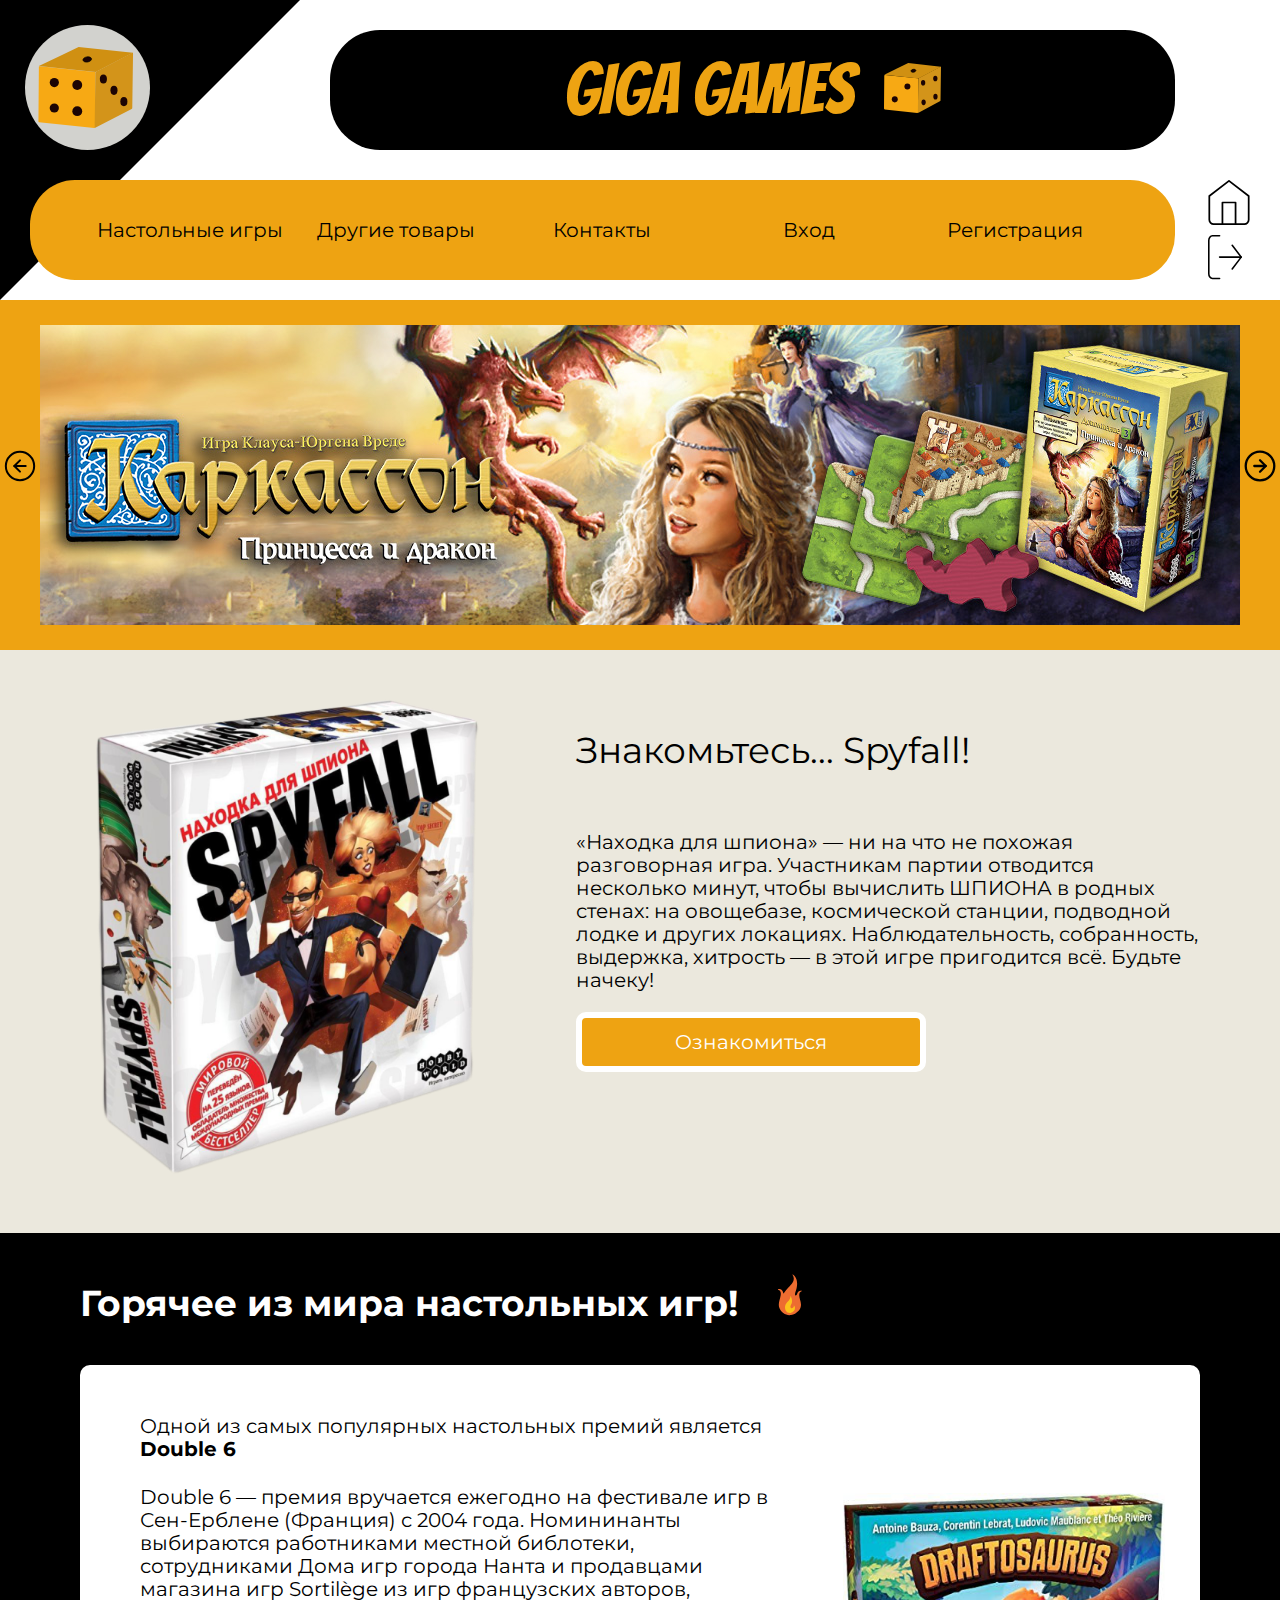
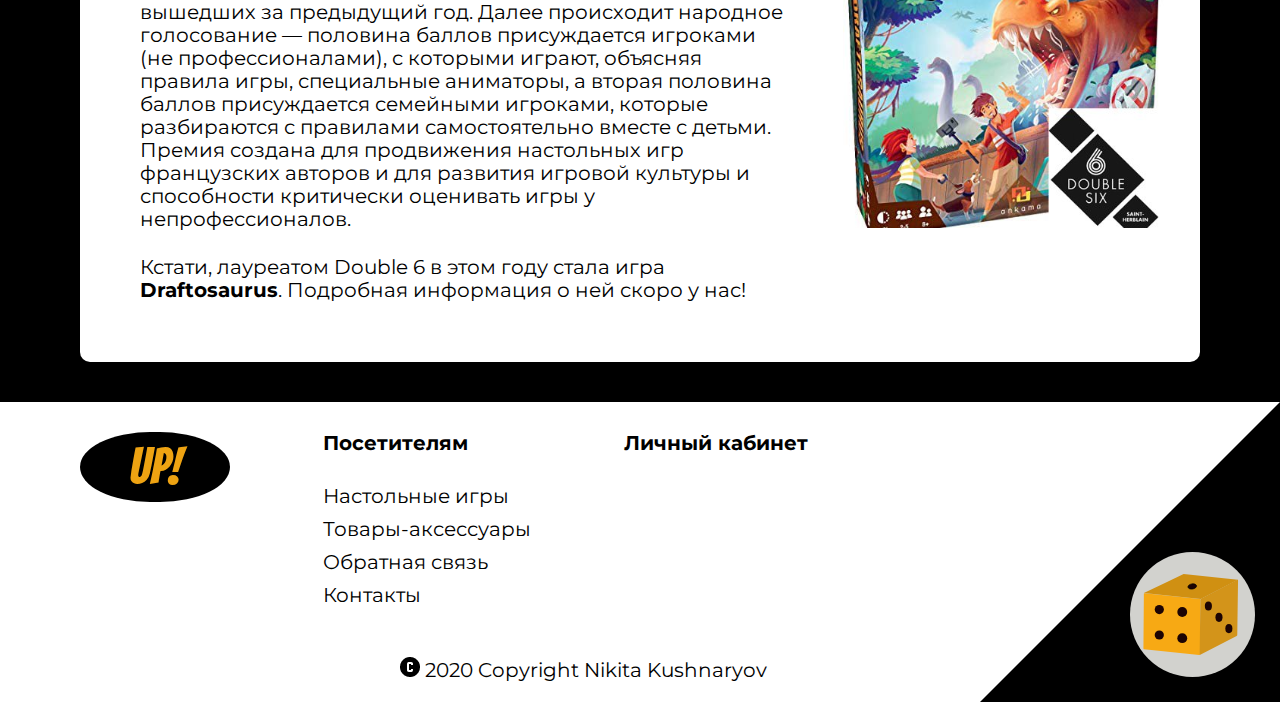
<file: index.html>
<!DOCTYPE html>
<html lang="en">
<head>
    <meta charset="UTF-8">
    <meta name="viewport" content="width=device-width, initial-scale=1.0">
    <link href="https://fonts.googleapis.com/css2?family=Bangers&display=swap" rel="stylesheet">
    <link href="https://fonts.googleapis.com/css2?family=Montserrat:wght@400;700&display=swap" rel="stylesheet">
    <link rel="stylesheet" href="normalize.css">
    <link rel="stylesheet" href="style.css">
    <title>Главная</title>
</head>
<body>
    
    <header>
        <div class="top">
            <div class="polygon-wrapper">
                <div class="polygon"></div>
                <div class="cube-top">
                    <img src="img/logo_button.svg">
                </div>
            </div>
            <div class="logo">
                <div class="logo-wrapper">
                    <div class="logo-name banger-font">GIGA GAMES</div>
                    <div class="cube-logo">
                        <img src="img/cube_near_logo.svg">
                    </div>
                </div>
            </div>
        </div>
        <nav>
            <div class="navbar">
                <div><a href='#'><span>Настольные игры</span></a></div>
                <div><a href='#'><span>Другие товары</span></a></div>
                <div><a href='#'><span>Контакты</span></a></div>
                <div><a href='#'><span>Вход</span></a></div>
                <div><a href='#'><span>Регистрация</span></a></div>
            </div>
        </nav>
        <div class='buttons'>
            <a href=''><img src="img/home.svg" alt="home" class='home'></a>
            <a href=""><img src="img/logout.svg" alt="logout" class='logout'></a>
        </div>
    </header>

    <main>
        <section class='intro-block'>
            <div class="intro-block-wrapper">
                <div class='left'><img src="img/left.svg" alt=""></div>
                <div class="carousel-wrapper">
                    <div class='carousel'>    
                        <img src="img/news/carcassone_dlc_1.jpg" alt="game1" class='picture-slider'>
                        <img src="img/news/exposive_cats.jpg" alt="game2" class='picture-slider'>
                        <img src="img/news/mappers_1.jpg" alt="game3" class='picture-slider'>
                    </div>
                </div>
                <div class='right'><img src="img/right.svg" alt=""></div>
            </div>
        </section>

        <section class='meeting'>
            <div class='pic'><img src="img/items/games/spyfall1.png" alt="spyfall1"></div>
            <div class='text'>
                <h1>Знакомьтесь... Spyfall!</h1>
                <p>
                    «Находка для шпиона» — ни на что не похожая разговорная игра. 
                    Участникам партии отводится несколько минут, чтобы вычислить ШПИОНА в родных стенах: на овощебазе, космической станции, подводной лодке и других локациях. 
                    Наблюдательность, собранность, выдержка, хитрость — в этой игре пригодится всё. Будьте начеку!
                </p>
                <a href="#">
                    <div class='button'>
                        Ознакомиться
                    </div>
                </a>
                
            </div>
        </section>

        <section class='hot-news'>
            <div class='hot-news-header'>
                <h1>Горячее из мира настольных игр!</h1>
                <div class="image-wrapper">
                    <img src="img/fire.svg" alt="">
                </div>
            </div>
            <div class="hot-news-body">
                <div class='text'>
                    <p>
                        Одной из самых популярных настольных премий является <b>Double 6</b>

                    </p>
                    <p>
                        Double 6 — премия  вручается ежегодно на фестивале игр в Сен-Ерблене (Франция) с 2004 года. Номининанты выбираются работниками местной библотеки, сотрудниками Дома игр города Нанта и продавцами магазина игр Sortilège из игр французских авторов, вышедших за предыдущий год. Далее происходит народное голосование — половина баллов присуждается игроками (не профессионалами), с которыми играют, объясняя правила игры, специальные аниматоры, а вторая половина баллов присуждается семейными игроками, которые разбираются с правилами самостоятельно вместе с детьми. Премия создана для продвижения настольных игр французских авторов и для развития игровой культуры и способности критически оценивать игры у непрофессионалов.
                    </p>
                    <p>
                        Кстати, лауреатом Double 6 в этом году стала игра <b>Draftosaurus</b>. Подробная информация о ней скоро у нас!
                    </p>
                </div>
                <div class="pic">
                    <img src="img/items/hot/hot-game.svg">
                </div>
            </div>
            <div>

            </div>
        </section>
    </main>
        <footer>
            <div class = 'up col'>
                <span class='banger-font'>UP!</span>
            </div>
            <div class='forClients col'>
                <p><a href="#">Посетителям</a></p>
                <span><a href="#">Настольные игры</a></span>
                <span><a href="#">Товары-аксессуары</a></span>
                <span><a href="#">Обратная связь</a></span>
                <span><a href="#">Контакты</a></span>
            </div>
            <div class='col'>
                <p><a href="#">Личный кабинет</a></p>
            </div>
            <div class="polygon-wrapper">
                <div class="polygon-bottom"></div>
                <div class="cube-bottom">
                    <img src="img/logo_button.svg">
                </div>
            </div>
            <div class='copyright'>
                <img src="img/copyright.png">
                <span>2020 Copyright Nikita Kushnaryov</span>
            </div>
        </footer>

    <script src='js/script.js'></script> 
</body>
</html>
</file>
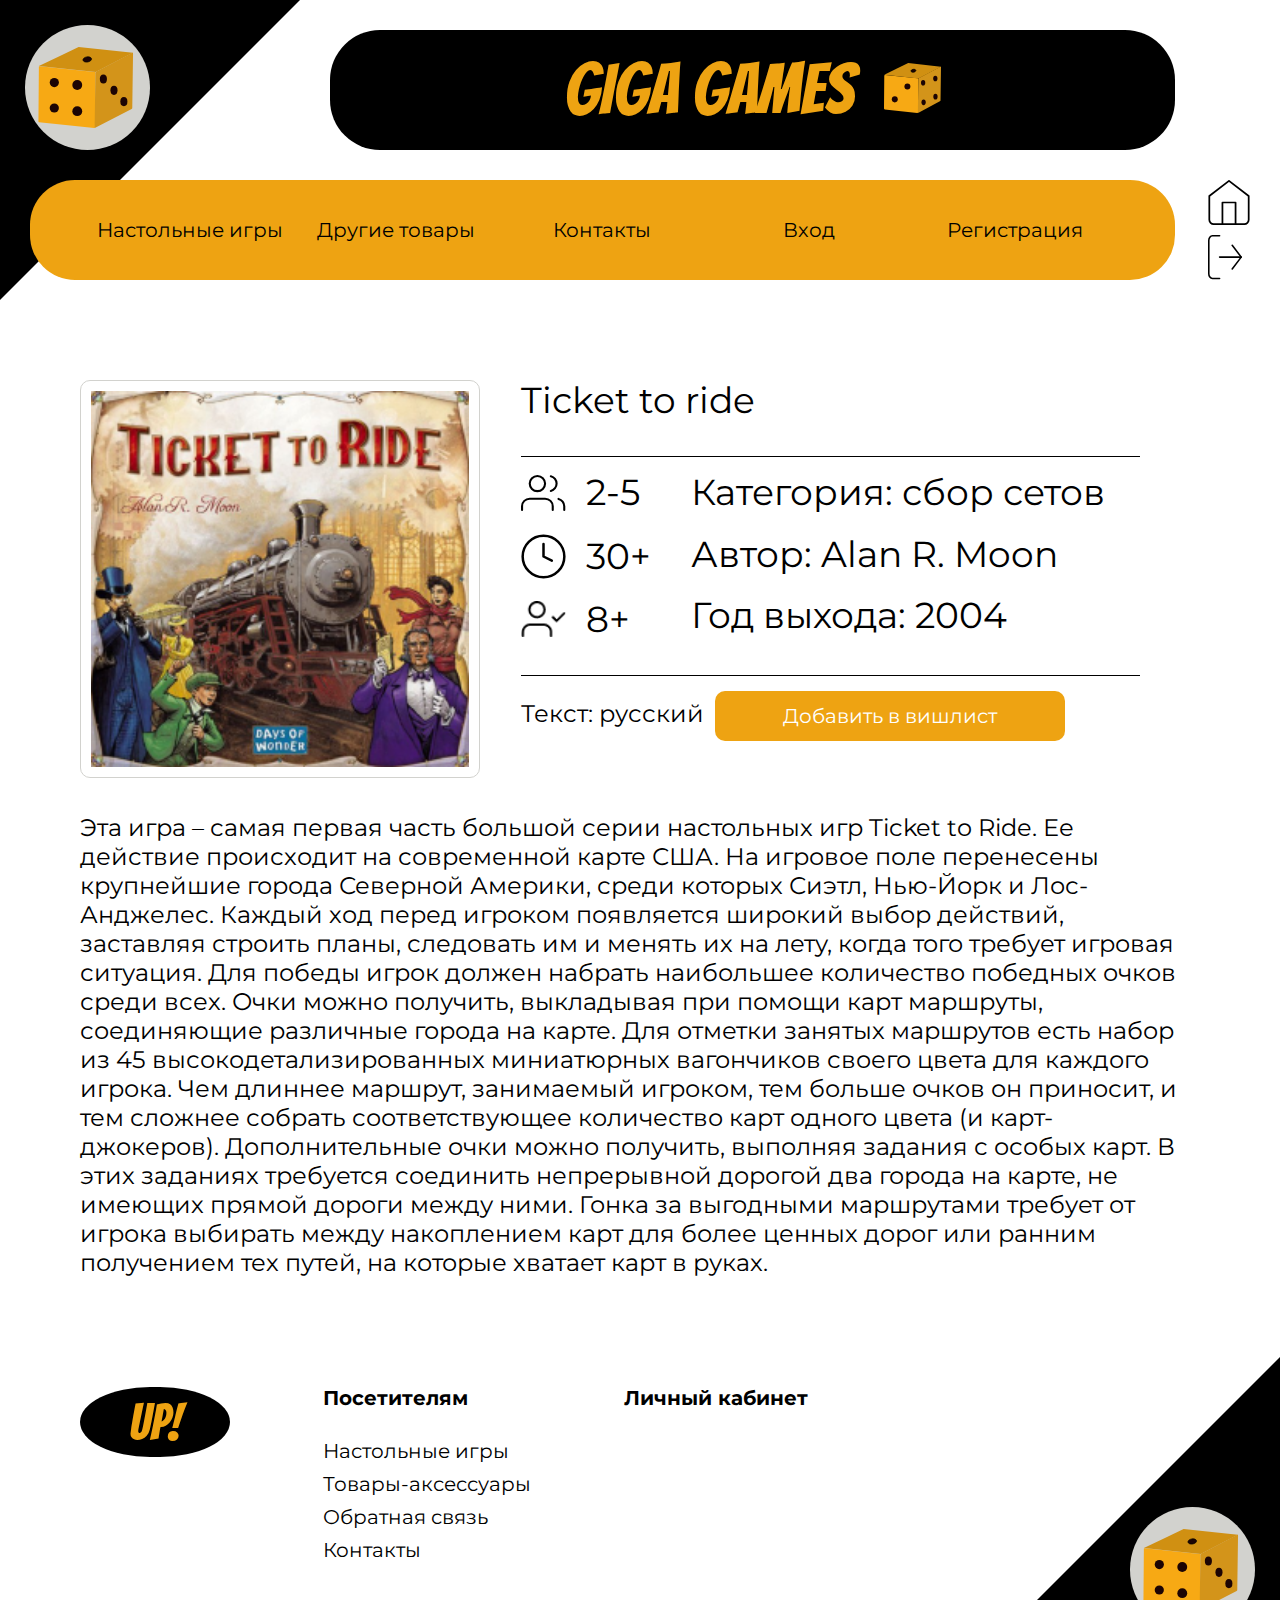
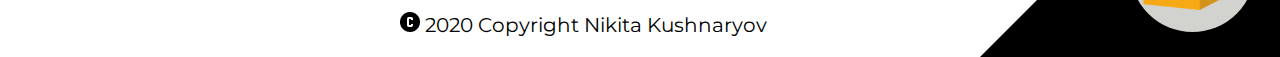
<file: item.html>
<!DOCTYPE html>
<html lang="en">
<head>
    <meta charset="UTF-8">
    <meta name="viewport" content="width=device-width, initial-scale=1.0">
    <link href="https://fonts.googleapis.com/css2?family=Bangers&display=swap" rel="stylesheet">
    <link href="https://fonts.googleapis.com/css2?family=Montserrat:wght@400;700&display=swap" rel="stylesheet">
    <link rel="stylesheet" href="normalize.css">
    <link rel="stylesheet" href="style.css">
    <title>Другие товары</title>
</head>
<body>
    
    <header>
        <div class="top">
            <div class="polygon-wrapper">
                <div class="polygon"></div>
                <div class="cube-top">
                    <img src="img/logo_button.svg">
                </div>
            </div>
            <div class="logo">
                <div class="logo-wrapper">
                    <div class="logo-name banger-font">GIGA GAMES</div>
                    <div class="cube-logo">
                        <img src="img/cube_near_logo.svg">
                    </div>
                </div>
            </div>
        </div>
        <nav>
            <div class="navbar">
                <div><a href='#'><span>Настольные игры</span></a></div>
                <div><a href='#'><span>Другие товары</span></a></div>
                <div><a href='#'><span>Контакты</span></a></div>
                <div><a href='#'><span>Вход</span></a></div>
                <div><a href='#'><span>Регистрация</span></a></div>
            </div>
        </nav>
        <div class='buttons'>
            <a href=''><img src="img/home.svg" alt="home" class='home'></a>
            <a href=""><img src="img/logout.svg" alt="logout" class='logout'></a>
        </div>
    </header>

    <main>
        <section class='catalog'>
            <div class='page-item'>
            <div class="image">
                <img src="img/items/games/1.png" alt="1">
            </div>
                <div class='main-info'>
                    <div class='info-head'>
                        <h1>Ticket to ride</h1>
                    </div></br>
                     <div class="info-body-wrapper">
                        <div class='info-body'>
                            <div class='info-left'>
                                            <span>
                                                <img src="img/number-of-people.svg" alt="num">
                                                <h1>2-5</h1>
                                            </span>
                                            <span>
                                                <img src="img/time-game.svg" alt="time">
                                                <h1>30+</h1>
                                            </span>
                                            <span>
                                                <img src="img/age.png" alt="age">
                                                <h1>8+</h1>
                                            </span>
                            </div>
                            <div class="info-right">
                                            <h1>
                                                Категория: сбор сетов 
                                            </h1>
                                            <h1>
                                                Автор: Alan R. Moon
                                            </h1>
                                            <h1>
                                                Год выхода: 2004
                                            </h1>
                            </div>
                        </div>
                    </div>
                        
                    <div class='lang-put'>
                        <span class="lang">
                            Текст: русский
                        </span>  
                        <div class="button-wrapper">
                            <div class="button">
                                Добавить в вишлист
                            </div>
                         </div>
                    </div>
                </div>
            </div>
            <div class='description'>
                Эта игра – самая первая часть большой серии настольных игр Ticket to Ride. Ее действие происходит на современной карте США. На игровое поле перенесены крупнейшие города Северной Америки, среди которых Сиэтл, Нью-Йорк и Лос-Анджелес. Каждый ход перед игроком появляется широкий выбор действий, заставляя строить планы, следовать им и менять их на лету, когда того требует игровая ситуация. 
                Для победы игрок должен набрать наибольшее количество победных очков среди всех. Очки можно получить, выкладывая при помощи карт маршруты, соединяющие различные города на карте. Для отметки занятых маршрутов есть набор из 45 высокодетализированных миниатюрных вагончиков своего цвета для каждого игрока. Чем длиннее маршрут, занимаемый игроком, тем больше очков он приносит, и тем сложнее собрать соответствующее количество карт одного цвета (и карт-джокеров). Дополнительные очки можно получить, выполняя задания с особых карт. В этих заданиях требуется соединить непрерывной дорогой два города на карте, не имеющих прямой дороги между ними. Гонка за выгодными маршрутами требует от игрока выбирать между накоплением карт для более ценных дорог или ранним получением тех путей, на которые хватает карт в руках.
            </div>
        </section>
    </main>

    <footer>
            <div class = 'up col'>
                <span class='banger-font'>UP!</span>
            </div>
            <div class='forClients col'>
                <p><a href="#">Посетителям</a></p>
                <span><a href="#">Настольные игры</a></span>
                <span><a href="#">Товары-аксессуары</a></span>
                <span><a href="#">Обратная связь</a></span>
                <span><a href="#">Контакты</a></span>
            </div>
            <div class='col'>
                <p><a href="#">Личный кабинет</a></p>
            </div>
            <div class="polygon-wrapper">
                <div class="polygon-bottom"></div>
                <div class="cube-bottom">
                    <img src="img/logo_button.svg">
                </div>
            </div>
            <div class='copyright'>
                <img src="img/copyright.png">
                <span>2020 Copyright Nikita Kushnaryov</span>
            </div>
    </footer>

    <script src='js/script.js'></script>
</body>
</html>
</file>
<file: style.css>
p, span, div, a, h1, h2, h3 {
    font-family: 'Montserrat';
    font-size: 20px;
}

a {
    color: black;
    text-decoration: none;
}

h1 {
    font-size: 36px;
    margin: 0;
}

header {
    position: relative;
    width: 100%;
    height: 300px;
    padding: 30px;
    padding-right: 105px;
    box-sizing: border-box;
}

.banger-font {
    font-family: 'Bangers';
    font-style: normal;
    font-weight: normal;
    color: #EEA312;
}

.top {
    display: flex;
    justify-content: space-between;
}

.polygon-wrapper {
    display: inline-block;
}

.polygon {
    position: absolute;
    top: 0;
    left: 0;
    display: inline-block;
    height: 300px;
    width: 300px;
    shape-outside: polygon(0 0, 300px 0, 0 300px);
    clip-path: polygon(0 0, 300px 0, 0 300px);
    background-color: black;
}

.polygon-bottom {
    position: absolute;
    bottom: 0;
    right: 0;
    height: 300px;
    width: 300px;
    shape-outside: polygon(0 0, 300px 0, 0 300px);
    clip-path: polygon(0 0, 300px 0, 0 300px);
    background-color: black;
    transform: rotate(180deg);
}

.cube-bottom {
    position: absolute;
    bottom: 25px;
    right: 25px;
    height: 125px;
    width: 125px;
}

.cube-top {
    top: -5px;
    left: -5px;
    position: relative;
    height: 125px;
    width: 125px;
}

.cube-bottom img {
    width: inherit;
    height: inherit;
}

.cube-top img {
    height: inherit;
    width: inherit;
}

.logo {
    width: calc(100% - 300px);
    max-width: 900px;
    display: block;
    top: 0;
    right: 0;
}

.logo-wrapper {
    width: 100%;
    height: 120px;
    background-color: black;
    border-radius: 50px;
    display: flex;
    justify-content: center;
    align-items: center;
}

.logo-name {
    font-size: 70px;
    display: inline;
    margin-right: 30px;
}

.cube-logo img {
    height: 50px;
    display: inline;
    transition: transform 500ms ease;
}

.cube-logo img:hover {
    transform: rotate(20deg);
    -moz-transform: rotate(20deg); /* Для Firefox */
    -ms-transform: rotate(20deg); /* Для IE */
    -webkit-transform: rotate(20deg); /* Для Safari, Chrome, iOS */
    -o-transform: rotate(20deg); /* Для Opera */
    cursor: pointer;
}

nav {
    width: 100%;
    display: inline-block;
    margin-top: 25px;
}

.navbar {
    position: relative;
    display: flex;
    height: 100px;
    background-color: #EEA312;
    border-radius: 45px;
    padding: 0 5%;
}

.navbar div {
    width: 20%;
    height: 100%;
    transition: 800ms ease;
}

.navbar div a {
    display: flex;
    height: 100%;
    width: 100%;
    text-decoration: none;
    color: black;
    justify-content: center;
    align-items: center;
    padding: auto 0;
    transition: color 800ms ease, 
    background-color 800ms ease, 
    font-weight;
}

.navbar div a:hover {
    background-color: black;
    color: #EEA312;
    cursor: pointer;
}

.navbar div a:active {
    font-weight: bold;
}

.buttons {
    display: inline-block;
    position: absolute;
    margin-top: 25px;
    right: 30px;
}

.buttons img {
    transition: transform 800ms;
}

.buttons img:hover {
    transform: scale(1.1);
}

.home {
    display: block;
    height: 45px;
    margin-bottom: 10px;
}

.logout {
    display: block;
    height: 45px;
}

main {
    display: block;
}

.intro-block {
    height: 350px;
    background-color: #EEA312;
}

.intro-block-wrapper {
    height: 100%;
    width: 100%;
    box-sizing: border-box;
    display: inline-block;
    position: relative;
    padding: 25px 40px;
    vertical-align: middle;
    text-align: center;
}

.left {
    position: absolute;
    left: 4px;
    z-index: 1;
    top: 150px;
}

.right {
    position: absolute;
    right: 4px;
    z-index: 1;
    top: 150px;
}

.right img {
    width: 32px;
}

.carousel-wrapper {
    overflow: hidden;
    position: relative;
    display: inline-block;
    height: auto;
    vertical-align: middle;
    margin: auto;  
}

.carousel {
    /* margin: 0 auto; */
    /* box-sizing: border-box; */
    max-width: 1200px;
    width: 100%;
    position: relative;
    display: flex;
    flex-direction: row;
    flex-basis: 100%;
}

.carousel .picture-slider {
    /* vertical-align: center; */
    display: inline-block;
    max-width: 100%;
    flex-basis: 100%;
    flex-shrink: 0;
    flex-grow: 0;
}

.meeting {
    padding: 40px 80px;
    display: grid;
    grid-template-columns: 1fr 1.5fr;
    grid-template-areas: 'pic text';
    grid-gap: 80px;
    background-color: #EBE8DD;
}

.pic {
    grid-area: pic;
}

.pic img {
    width: 100%;
}

.meeting .text {
    grid-area: text;
}

.meeting .text h1 {
    font-weight: normal;
    margin-bottom: 40px;
    margin-top: 40px;
}

.button, input[type='submit'] {
    display: flex;
    justify-content: center;
    align-items: center;
    height: 60px;
    width: 350px;
    background-color: #EEA312;
    color: white;
    border: 6px solid #FFFFFF;
    box-sizing: border-box;
    border-radius: 10px;
    cursor: pointer;
    transition: 500ms ease;
}

.button:hover, input[type='submit']:hover {
    background-color: #D09012;
}

.hot-news {
    padding: 50px 80px 40px 80px;
    background-color: black;
    color: white;
}

.hot-news-header {
    display: flex;
    flex-direction: row;
    align-items: baseline;
    padding-bottom: 40px;
}

.hot-news h1 {
    margin: 0 40px 0 0;
}

.hot-news-header img {
    display: block;
    margin-top: -15px;
}

.hot-news-body {
    display: grid;
    grid-template-columns: 2fr 1fr;
    grid-template-areas: 'text pic';
    grid-gap: 60px;
    padding: 30px 35px 35px 60px;
    background: #FFFFFF;
    border-radius: 10px;
    color: black;
}

.hot-news .text {
    grid-area: text;
    font-size: 18px;
}

.hot-news .text p {
    margin-bottom: 25px;
}

.hot-news .pic {
    grid-area: pic;
    display: flex;
    justify-content: center;
    align-items: center;
}

.hot-news .pic img {
    width: 100%;
}

.catalog {
    padding: 80px;
    padding-right: 1%;
}

/* .forms div {
    margin-top: 50px;
} */

.catalog h1 {
    font-weight: normal;
}

.catalog-head {
    margin-bottom: 40px;
}

.items {
    display: grid;
    grid-template-columns: repeat(auto-fit, minmax(400px, 600px));
    grid-gap: 40px 60px;
    align-items: center;
}

.item {
    display: grid;
    grid-template-areas: 'img item-info';
    grid-template-columns: minmax(200px, 300px) minmax(200px, 300px);
    height: 300px;
    background: #FFFFFF;
    box-shadow: 0px 0px 10px rgba(0, 0, 0, 0.5);
    transition: 200ms ease;
}

.item:hover {
    box-shadow: 0px 0px 12px rgba(0, 0, 0, 0.9);
}

.item img[class='pic'] {
    grid-area: img;
    display: block;
    margin: 30px auto;
    height: 240px; 
}

.item .item-info {
    grid-area: item-info;
    border-left: 1px solid black;
    display: flex;
    flex-direction: column;
    height: 300px;
    padding: 30px 0 30px 25px;
    box-sizing: border-box;
}

.item-info .item-head {
    margin-bottom: 40px;
}

.item .item-info span {
    display: block;
    margin-bottom: 20px;
}

.item .item-info span img {
    min-width: 40px;
}

.item .item-info span img, h1 {
    display: inline-block;
    vertical-align: middle;
    margin-right: 15px;
}

.page-item {
    display: grid;
    grid-template-areas: 'image main-info';
    grid-template-columns: minmax(150px, 400px) minmax(300px, 700px);
    grid-template-rows: minmax(150px, 1fr);
    grid-gap: 40px 20px;
}

.page-item .info-head {
    display: inline-block;
}

.page-item .image {
    grid-area: image;
}

.page-item .image img {
    width: 100%;
    padding: 10px;
    border: #D2D2CE 1px solid;
    border-radius: 10px;
    box-sizing: border-box;
}

.page-item .main-info {
    grid-area: main-info;
    height: auto;
    padding-left: 3%;
}

.page-item .info-body-wrapper {
    display: inline-block;
}

.page-item .info-body {
    display: inline-flex;
    flex-direction: row;
    padding: 15px 20px 15px 0;
    margin: 35px 0 15px 0;
    height: auto;
    width: auto;
    border-top: black 1px solid;
    border-bottom: black 1px solid;
}

.page-item .info-body span img {
    margin-right: 15px;
    width: 45px;
}

.page-item .info-left, .info-right {
    display: flex;
    flex-direction: column;
    box-sizing: border-box;
}

.page-item .info-left {
    padding-right: 40px;
}

.page-item .info-left span {
    display: inline-block;
    width: auto;
}

.page-item .info-left h1 {
    margin-right: 0;
}

.page-item .info-left span, .info-right h1 {
    margin-bottom: 20px;
}

.page-item .info-left span img, h1 {
    /* min-width: 20px; */
    display: inline-block;
    vertical-align: middle;
}

.description {
    display: block;
    margin-top: 30px;
    font-style: normal;
    font-weight: normal;
    font-size: 24px;
    line-height: 29px;
    max-width: 1100px;
}

.lang-put {
    display: flex;
    flex-wrap: wrap;
    flex-direction: row;
    justify-content: space-between;
    align-items: center;
}

.lang-put span {
    display: inline-block;
    vertical-align: center;
    font-size: 24px;
    padding-bottom: 1%;
}

.lang-put .button {
    height: 50px;
    border: 0;
}

.forms {
    padding: 75px;
    padding-right: 1%;
    width: 100%;
    box-sizing: border-box;
}

div + form {
    padding-top: 25px;
}

form span, input {
    display: block;
}

form span {
    padding-bottom: 15px;
}

form input, textarea {
    width: 600px;
    font-family: 'Montserrat';
    font-size: 20px;
    margin-bottom: 25px;
    padding: 10px;
    border: 1px solid #EEA312;
    box-sizing: border-box;
    border-radius: 8px;
    outline: none;
    transition: 500ms ease;
}

form input[type='text'], form input[type='email'] {
    height: 40px;
}

form input[type='text']:focus, 
form input[type='email']:focus,
form input[type='password']:focus {
    border: 1px solid black;
    width: 700px;
}

form textarea {
    height: 160px;
}

form textarea:focus {
    border-color: black;
}

footer {
    width: 100%;
    height: 300px;
    position: relative;
    padding: 30px 40px 30px 80px;
    display: flex;
    box-sizing: border-box;
}

h1 + form {
    margin-top: 25px;
}

.forms a {
    color: #EEA312;
}

.user-info {
    margin-top: 10px;
}

h1 + .user-info {
    margin-top: 25px;
}

.user-info + .wishlist-item {
    margin-top: 10px; 
}

.wishlist-item span, .wishlist-item input {
    display: inline-block;
}

.wishlist-item span {
    min-width: 460px;
}

.wishlist-item input {
    width: 140px;
    height: 45px;
}

footer .col {
    /* margin-right: 85px; */
    margin-right: 8%;
}

.up {
    display: flex;
    justify-content: center;
    align-items: center;
    height: 70px;
    width: 150px;
    border-radius: 100px/50px;
    background-color: black;
}

.up span {
    font-size: 50px;
}

.forClients {
    display: flex;
    flex-direction: column;
}

footer div p {
    margin: 0;
    padding-bottom: 30px;
    font-weight: bold;
}

.forClients span {
    padding-bottom: 10px;
}

.copyright {
    width: calc(100% - 300px);
    display: inline-block;
    box-sizing: border-box;
    position: absolute;
    bottom: 20px;
    padding-left: 25%;
}

@media (max-width: 850px) {

    header {
        height: auto;
        padding: 5px;
        padding-right: 5%;
    }

    .cube-top {
        height: 50px;
        width: 50px;
        position: relative;
        top: 0;
        left: 0;
    }

    .polygon {
        height: 100px;
        width: 100px;
        shape-outside: polygon(0 0, 100px 0, 0 100px);
        clip-path: polygon(0 0, 100px 0, 0 100px);
    }

    .logo {
        width: calc(100% - 100px);
    }

    .logo-wrapper {
        height: 60px;
    }

    .logo-name {
        font-size: 30px;
        margin-right: 10px;
    }

    .cube-logo img {
        height: 30px;
    }

    nav {
        margin-top: 10px;
        width: 95%;
    }
    
    .navbar {
        height: 30px;
        padding: 0 3%;
    }

    .navbar div a span {
        font-size: 8px;
        font-weight: bold;
    }

    .buttons {
        margin-top: 10px;
        right: 5%;
    }

    .buttons .home, .logout {
        height: 12px;
    }

    .buttons .home {
        margin-bottom: 4px;
    }

    .intro-block {
        height: 120px;
    }

    .intro-block-wrapper {
        padding: 0 40px;
    }

    .carousel-wrapper {
        height: inherit;
    }

    .left, .right {
        top: 45px;
    }

    .picture-slider {
        height: inherit;
    }

    .meeting {
        padding: 20px 5%;
        grid-template-columns: 1fr;
        grid-template-areas: 'pic'
                             'text';
        grid-gap: 20px;
    }

    .meeting .pic {
        width: 100%;
    }

    .meeting .pic img {
        display: block;
        width: 50%;
        margin: 0 auto;
    }

    .meeting .text h1 {
        margin: 0;
        text-align: center;
        font-size: 24px;
    }

    h1 {
        font-size: 20px;
    }

    p, a, span, div {
        font-size: 14px;
    }

    .button, input[type='submit'] {
        width: 100%;
        height: 50px;
    }

    .hot-news {
        padding: 20px 5%;
    }

    .hot-news-header {
        padding-bottom: 20px;
        align-items: center;
    }

    .hot-news-header h1 {
        margin-right: 10px;
        height: auto;
    }

    .hot-news-body {
        width: 100%;
        display: block;
        padding: 20px;
        box-sizing: border-box;
    }

    .hot-news-body .pic img {
        width: 60%;
    }

    footer {
        padding: 5px;
        padding-top: 10px;
        padding-left: 5%;
    }

    .polygon-bottom {
        height: 100px;
        width: 100px;
        shape-outside: polygon(0 0, 100px 0, 0 100px);
        clip-path: polygon(0 0, 100px 0, 0 100px);
    }

    .cube-bottom {
        bottom: 5px;
        right: 5px;
        height: 50px;
        width: 50px;
    }

    footer .col {
        margin-right: 3%;
    }

    .up {
        height: 30px;
        width: 75px;
    }

    .up span {
        font-size: 20px;
    }

    .copyright {
        width: calc(100% - 100px);
        padding-left: 15%;
    }

    .main-info h1 {
        font-size: 26px;
    }

    .page-item {
        grid-template-areas: 'image'
                             'main-info';
        grid-template-columns: 1fr;
        grid-template-rows: 1fr;
    }

    .catalog {
        box-sizing: border-box;
        padding: 40px 1%;
    }

    .page-item .image img {
        width: 70%;
        margin: 0 auto;
        display: block;
    }

    .page-item .info-body span img {
        width: 50%;
    }

    .page-item .info-left {
        padding-right: 20px;
    }

    .page-item .info-body {
        padding-right: 10px;
    }

    .description {
        width: 100%;
        font-size: 14px;
        padding: 0 5%;
        line-height: 20px;
        box-sizing: border-box;
    }

    .lang-put span {
        font-size: 20px;
    }

    .main-info h1 {
        font-size: 20px;
    }

    .lang-put .button {
        padding: 0 10px;
        font-size: 14px;
    }

    form input, textarea {
        width: 100%;
        margin: 0 auto;
        margin-bottom: 15px;
    }

    form span {
        width: 100%;
        margin: 0 auto;
    }

    .forms {
        width: 80%;
        margin: 0 auto;
    }

    .button, input[type='submit'] {
        width: 100%;
    }

    form input[type='text']:focus, 
    form input[type='email']:focus,
    form input[type='password']:focus {
        border: 1px solid black;
        width: 90%;
    }

    form {
        margin: 0 auto;
        width: 100%;
    }

    .wishlist-item span {
        min-width: 100%;
    }

    .items {
        grid-template-columns: 1fr;
        padding: 0 3% 0 3%;
    }

    .item {
        grid-template-columns: 1fr 1fr;
    }

    .item img[class='pic'] {
        height: 60%;
        margin: auto;
    }

    .item .item-info span {
        margin-bottom: 10px; 
    }

    .item-info .item-head {
        margin-bottom: 20px;
    }

    .item .item-info {
        padding: 25px 0 20px 10px;
        height: 250px;
    }

    .item {
        height: 250px;
    }

}

@media (max-width: 350px) {

    .logo-name {
        font-size: 20px;
    }

    .navbar div a span { 
        font-size: 6px;
    }

}
</file>
